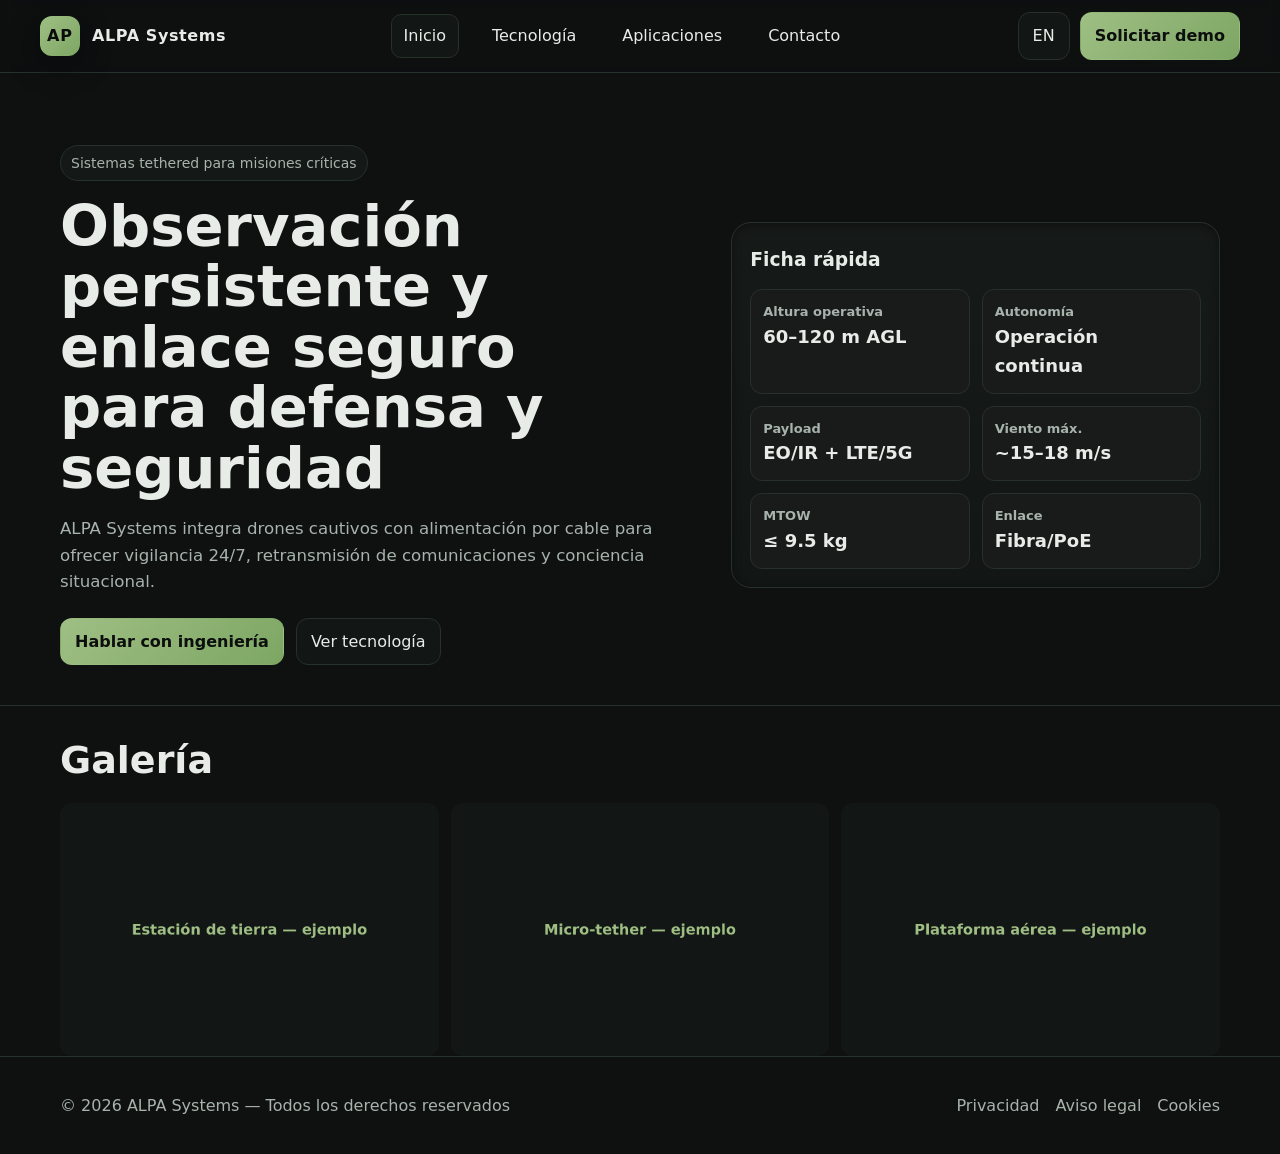
<file: index.html>
<!DOCTYPE html>
<html lang="es">
<head>
  <meta charset="utf-8" />
  <meta name="viewport" content="width=device-width, initial-scale=1" />
  <meta name="theme-color" content="#121614" />
  <meta name="description" content="ALPA Systems desarrolla soluciones de vigilancia y comunicaciones tácticas con drones tethered para defensa, seguridad y protección de infraestructuras críticas." />
  <meta property="og:image" content="/assets/og-image.jpg" />
  <title>ALPA Systems — Sistemas de drones tethered</title>
  
<link rel="icon" type="image/svg+xml" href="/assets/favicon.svg?v=3">
<link rel="icon" type="image/png" sizes="32x32" href="/assets/favicon-32.png?v=3">
<link rel="apple-touch-icon" sizes="180x180" href="/assets/apple-touch-icon.png?v=3">
<link rel="shortcut icon" href="/favicon.ico?v=3">

  <link rel="stylesheet" href="/style.css" />

</head>
<body>
  <header class="site-header">
    <div class="container nav">
      <a class="brand" href="/index.html" aria-label="ALPA Systems, inicio">
        <div class="brand-logo" aria-hidden="true"><span>AP</span></div>
        <span class="brand-name">ALPA Systems</span>
      </a>
      <nav class="nav-links" aria-label="Principal">
        <a href="/index.html" class="active">Inicio</a>
        <a href="/tecnologia.html">Tecnología</a>
        <a href="/aplicaciones.html">Aplicaciones</a>
        <a href="/contacto.html">Contacto</a>
      </nav>
      <div class="nav-right">
        <a href="/en/index.html" class="btn" aria-label="Switch to English">EN</a>
        <a href="/contacto.html" class="btn primary">Solicitar demo</a>
      </div>
    </div>
  </header>
  <main id="main">
    <section id="inicio" class="hero">
      <div class="container hero-grid">
        <div>
          <span class="badge">Sistemas tethered para misiones críticas</span>
          <h1>Observación persistente y enlace seguro <br />para defensa y seguridad</h1>
          <p>ALPA Systems integra drones cautivos con alimentación por cable para ofrecer vigilancia 24/7, retransmisión de comunicaciones y conciencia situacional.</p>
          <div class="hero-cta">
            <a class="btn primary" href="/contacto.html">Hablar con ingeniería</a>
            <a class="btn" href="/tecnologia.html">Ver tecnología</a>
          </div>
        </div>
        <aside class="panel" aria-label="Resumen técnico">
          <h3 class="panel-title">Ficha rápida</h3>
          <div class="specs">
            <div class="spec"><b>Altura operativa</b><span>60–120 m AGL</span></div>
            <div class="spec"><b>Autonomía</b><span>Operación continua</span></div>
            <div class="spec"><b>Payload</b><span>EO/IR + LTE/5G</span></div>
            <div class="spec"><b>Viento máx.</b><span>~15–18 m/s</span></div>
            <div class="spec"><b>MTOW</b><span>≤ 9.5 kg</span></div>
            <div class="spec"><b>Enlace</b><span>Fibra/PoE</span></div>
          </div>
        </aside>
      </div>
    </section>

    <section class="container">
      <h2 class="section-title">Galería</h2>
      <div class="gallery">
        <img src="/assets/gallery_1.jpg" alt="Estación de tierra — ejemplo" />
        <img src="/assets/gallery_2.jpg" alt="Micro‑tether — ejemplo" />
        <img src="/assets/gallery_3.jpg" alt="Plataforma aérea — ejemplo" />
      </div>
    </section>
  </main>
  <footer>
    <div class="container foot">
      <div>© <span id="year"></span> ALPA Systems — Todos los derechos reservados</div>
      <div class="foot-links">
        <a href="#">Privacidad</a>
        <a href="#">Aviso legal</a>
        <a href="#">Cookies</a>
      </div>
    </div>
  </footer>
  <script src="/script.js"></script>

</body>
</html>
</file>
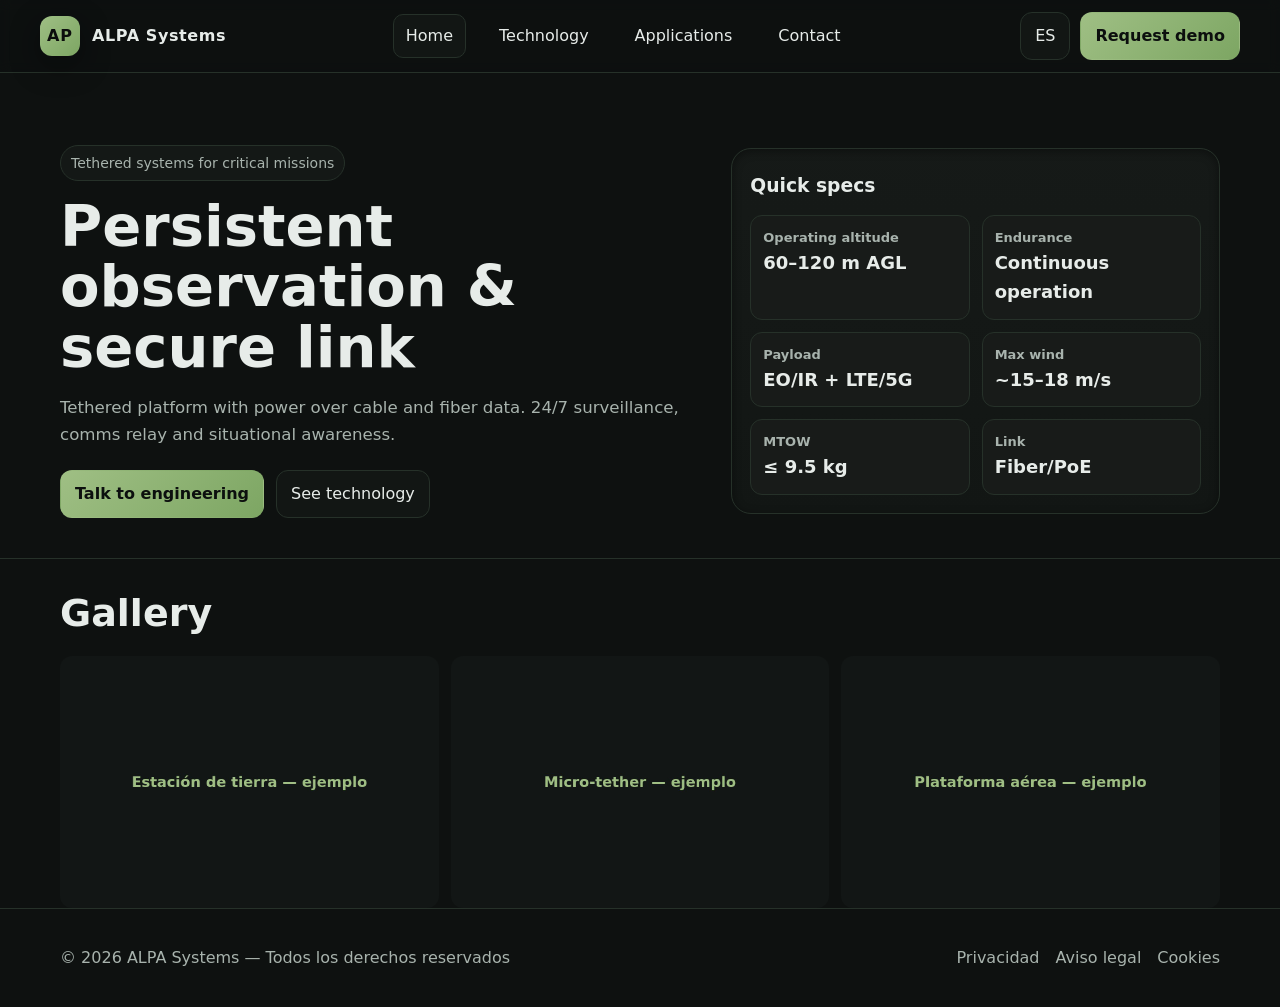
<file: en/index.html>
<!DOCTYPE html>
<html lang="en">
<head>
  <meta charset="utf-8" />
  <meta name="viewport" content="width=device-width, initial-scale=1" />
  <meta name="theme-color" content="#121614" />
  <meta name="description" content="ALPA Systems develops tethered drone solutions for surveillance and tactical communications for defense, security and critical infrastructure protection." />
  <meta property="og:image" content="/assets/og-image.jpg" />
  <title>ALPA Systems — Tethered drone systems</title>
  
<link rel="icon" type="image/svg+xml" href="/assets/favicon.svg?v=3">
<link rel="icon" type="image/png" sizes="32x32" href="/assets/favicon-32.png?v=3">
<link rel="apple-touch-icon" sizes="180x180" href="/assets/apple-touch-icon.png?v=3">
<link rel="shortcut icon" href="/favicon.ico?v=3">

  <link rel="stylesheet" href="/style.css" />

  <link rel="stylesheet" href="/style.css" />
</head>
<body>
  <header class="site-header">
    <div class="container nav">
      <a class="brand" href="/en/index.html" aria-label="ALPA Systems, home">
        <div class="brand-logo" aria-hidden="true"><span>AP</span></div>
        <span class="brand-name">ALPA Systems</span>
      </a>
      <nav class="nav-links" aria-label="Main">
        <a href="/en/index.html" class="active">Home</a>
        <a href="/en/technology.html">Technology</a>
        <a href="/en/applications.html">Applications</a>
        <a href="/en/contact.html">Contact</a>
      </nav>
      <div class="nav-right">
        <a href="/" class="btn" aria-label="Cambiar a Español">ES</a>
        <a href="/en/contact.html" class="btn primary">Request demo</a>
      </div>
    </div>
  </header>
  <main id="main">
    <section class="hero">
      <div class="container hero-grid">
        <div>
          <span class="badge">Tethered systems for critical missions</span>
          <h1>Persistent observation & secure link</h1>
          <p>Tethered platform with power over cable and fiber data. 24/7 surveillance, comms relay and situational awareness.</p>
          <div class="hero-cta">
            <a class="btn primary" href="/en/contact.html">Talk to engineering</a>
            <a class="btn" href="/en/technology.html">See technology</a>
          </div>
        </div>
        <aside class="panel" aria-label="Quick specs">
          <h3 class="panel-title">Quick specs</h3>
          <div class="specs">
            <div class="spec"><b>Operating altitude</b><span>60–120 m AGL</span></div>
            <div class="spec"><b>Endurance</b><span>Continuous operation</span></div>
            <div class="spec"><b>Payload</b><span>EO/IR + LTE/5G</span></div>
            <div class="spec"><b>Max wind</b><span>~15–18 m/s</span></div>
            <div class="spec"><b>MTOW</b><span>≤ 9.5 kg</span></div>
            <div class="spec"><b>Link</b><span>Fiber/PoE</span></div>
          </div>
        </aside>
      </div>
    </section>

    <section class="container">
      <h2 class="section-title">Gallery</h2>
      <div class="gallery">
        <img src="/assets/gallery_1.jpg" alt="Ground station — sample" />
        <img src="/assets/gallery_2.jpg" alt="Micro‑tether — sample" />
        <img src="/assets/gallery_3.jpg" alt="Aerial platform — sample" />
      </div>
    </section>
  </main>
  <footer>
    <div class="container foot">
      <div>© <span id="year"></span> ALPA Systems — Todos los derechos reservados</div>
      <div class="foot-links">
        <a href="#">Privacidad</a>
        <a href="#">Aviso legal</a>
        <a href="#">Cookies</a>
      </div>
    </div>
  </footer>
  <script src="/script.js"></script>

</body>
</html>
</file>
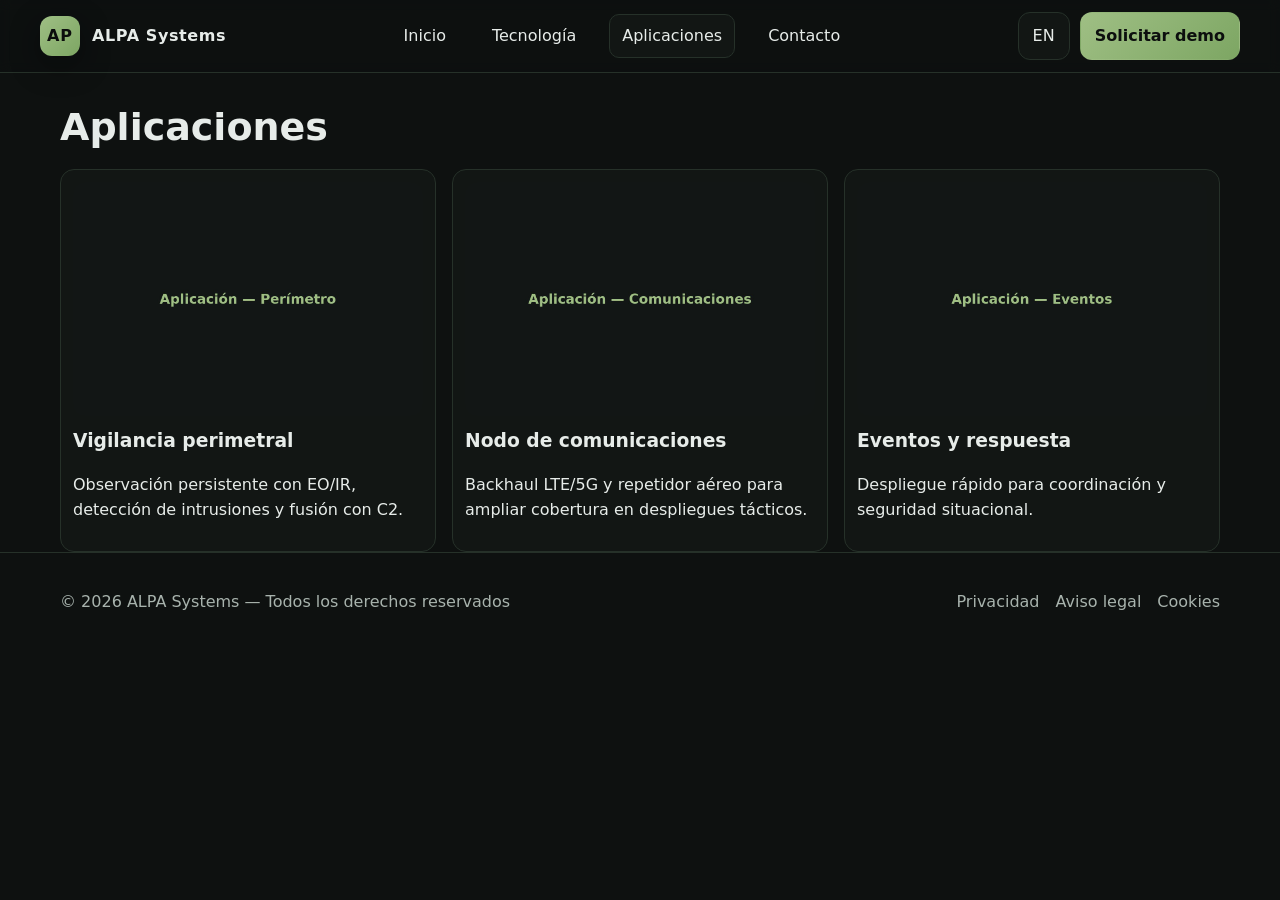
<file: aplicaciones.html>
<!DOCTYPE html>
<html lang="es">
<head>
  <meta charset="utf-8" />
  <meta name="viewport" content="width=device-width, initial-scale=1" />
  <meta name="theme-color" content="#121614" />
  <meta name="description" content="Casos de uso: vigilancia perimetral, nodo de comunicaciones, respuesta a eventos." />
  <meta property="og:image" content="/assets/og-image.jpg" />
  <title>Aplicaciones — ALPA Systems</title>
  
<link rel="icon" type="image/svg+xml" href="/assets/favicon.svg?v=3">
<link rel="icon" type="image/png" sizes="32x32" href="/assets/favicon-32.png?v=3">
<link rel="apple-touch-icon" sizes="180x180" href="/assets/apple-touch-icon.png?v=3">
<link rel="shortcut icon" href="/favicon.ico?v=3">

  <link rel="stylesheet" href="/style.css" />

</head>
<body>
  <header class="site-header">
    <div class="container nav">
      <a class="brand" href="/index.html" aria-label="ALPA Systems, inicio">
        <div class="brand-logo" aria-hidden="true"><span>AP</span></div>
        <span class="brand-name">ALPA Systems</span>
      </a>
      <nav class="nav-links" aria-label="Principal">
        <a href="/index.html">Inicio</a>
        <a href="/tecnologia.html">Tecnología</a>
        <a href="/aplicaciones.html" class="active">Aplicaciones</a>
        <a href="/contacto.html">Contacto</a>
      </nav>
      <div class="nav-right">
        <a href="/en/index.html" class="btn" aria-label="Switch to English">EN</a>
        <a href="/contacto.html" class="btn primary">Solicitar demo</a>
      </div>
    </div>
  </header>
  <main class="container">
    <h1 class="section-title">Aplicaciones</h1>
    <div class="usecase-grid">
      <article class="usecase-card">
        <img src="/assets/app_perimeter.jpg" alt="Vigilancia perimetral — ejemplo" />
        <h3>Vigilancia perimetral</h3>
        <p>Observación persistente con EO/IR, detección de intrusiones y fusión con C2.</p>
      </article>
      <article class="usecase-card">
        <img src="/assets/app_comms.jpg" alt="Nodo de comunicaciones — ejemplo" />
        <h3>Nodo de comunicaciones</h3>
        <p>Backhaul LTE/5G y repetidor aéreo para ampliar cobertura en despliegues tácticos.</p>
      </article>
      <article class="usecase-card">
        <img src="/assets/app_events.jpg" alt="Eventos y respuesta — ejemplo" />
        <h3>Eventos y respuesta</h3>
        <p>Despliegue rápido para coordinación y seguridad situacional.</p>
      </article>
    </div>
  </main>
  <footer>
    <div class="container foot">
      <div>© <span id="year"></span> ALPA Systems — Todos los derechos reservados</div>
      <div class="foot-links">
        <a href="#">Privacidad</a>
        <a href="#">Aviso legal</a>
        <a href="#">Cookies</a>
      </div>
    </div>
  </footer>
  <script src="/script.js"></script>

</body>
</html>
</file>
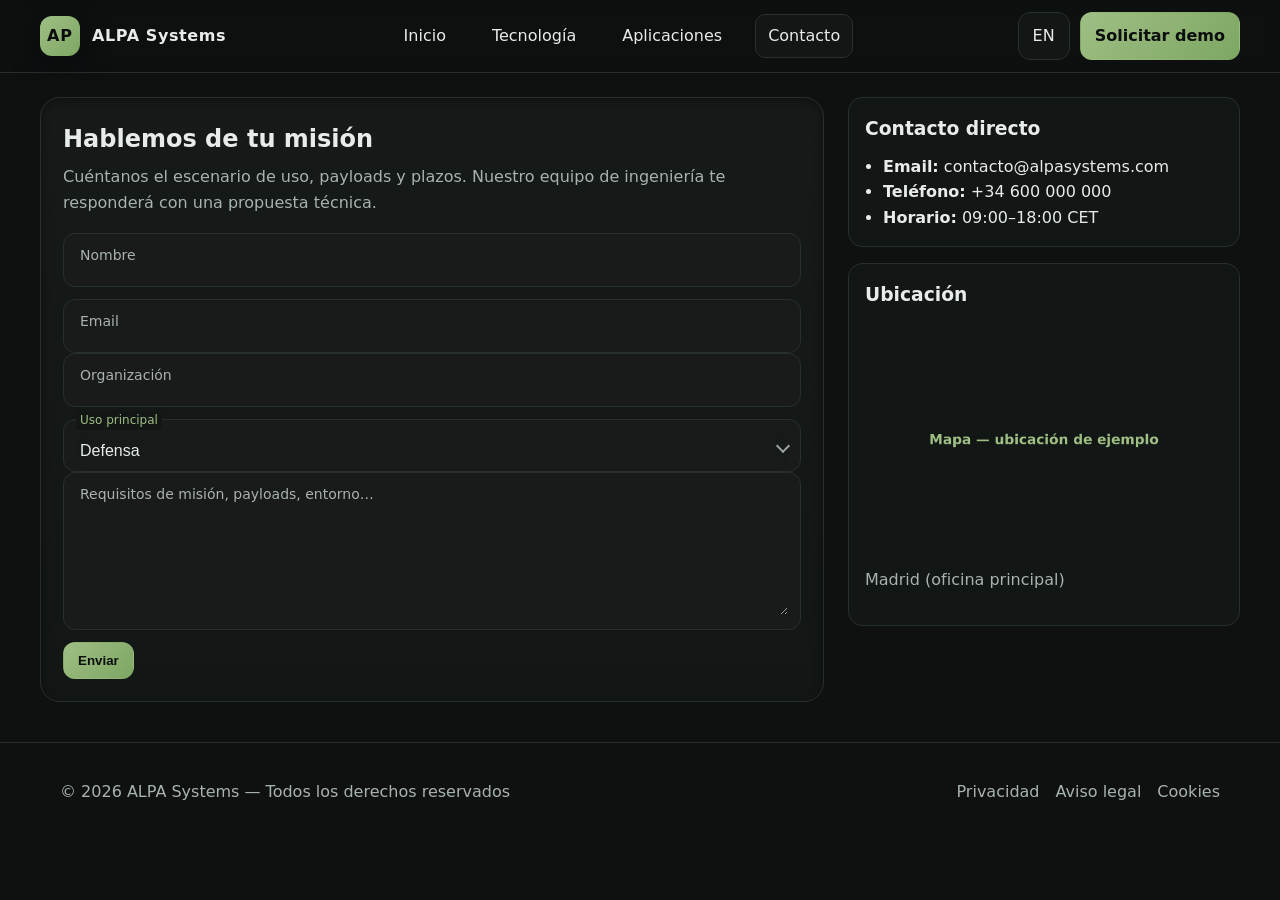
<file: contacto.html>
<!DOCTYPE html>
<html lang="es">
<head>
  <meta charset="utf-8" />
  <meta name="viewport" content="width=device-width, initial-scale=1" />
  <meta name="theme-color" content="#121614" />
  <meta name="description" content="Solicita una demo y cuéntanos tus requisitos de misión para una propuesta técnica personalizada." />
  <meta property="og:image" content="/assets/og-image.jpg" />
  <title>Contacto — ALPA Systems</title>
  
<link rel="icon" type="image/svg+xml" href="/assets/favicon.svg?v=3">
<link rel="icon" type="image/png" sizes="32x32" href="/assets/favicon-32.png?v=3">
<link rel="apple-touch-icon" sizes="180x180" href="/assets/apple-touch-icon.png?v=3">
<link rel="shortcut icon" href="/favicon.ico?v=3">

  <link rel="stylesheet" href="/style.css" />

</head>
<body>
  <header class="site-header">
    <div class="container nav">
      <a class="brand" href="/index.html" aria-label="ALPA Systems, inicio">
        <div class="brand-logo" aria-hidden="true"><span>AP</span></div>
        <span class="brand-name">ALPA Systems</span>
      </a>
      <nav class="nav-links" aria-label="Principal">
        <a href="/index.html">Inicio</a>
        <a href="/tecnologia.html">Tecnología</a>
        <a href="/aplicaciones.html">Aplicaciones</a>
        <a href="/contacto.html" class="active">Contacto</a>
      </nav>
      <div class="nav-right">
        <a href="/en/index.html" class="btn" aria-label="Switch to English">EN</a>
        <a href="/contacto.html" class="btn primary">Solicitar demo</a>
      </div>
    </div>
  </header>
  <main class="container contact-layout">
    <section class="contact-card">
      <header class="contact-head">
        <h1>Hablemos de tu misión</h1>
        <p>Cuéntanos el escenario de uso, payloads y plazos. Nuestro equipo de ingeniería te responderá con una propuesta técnica.</p>
      </header>

      <form id="contactForm" class="contact-form modern" novalidate>
        <div class="grid-2">
          <div class="field">
            <input type="text" name="nombre" id="nombre" placeholder=" " required autocomplete="name" />
            <label for="nombre">Nombre</label>
          </div>
          <div class="field">
            <input type="email" name="email" id="email" placeholder=" " required autocomplete="email" />
            <label for="email">Email</label>
          </div>
        </div>

        <div class="grid-2">
          <div class="field">
            <input type="text" name="organizacion" id="organizacion" placeholder=" " />
            <label for="organizacion">Organización</label>
          </div>
          <div class="field select">
            <select name="uso" id="uso">
              <option value="Defensa">Defensa</option>
              <option value="Seguridad pública">Seguridad pública</option>
              <option value="Infraestructura crítica">Infraestructura crítica</option>
              <option value="Eventos">Eventos</option>
              <option value="Otro">Otro</option>
            </select>
            <label for="uso">Uso principal</label>
          </div>
        </div>

        <div class="field textarea">
          <textarea name="mensaje" id="mensaje" rows="6" placeholder=" " required></textarea>
          <label for="mensaje">Requisitos de misión, payloads, entorno…</label>
        </div>

        <div class="form-actions">
          <button class="btn primary" type="submit">Enviar</button>
          <span id="formMsg" aria-live="polite"></span>
        </div>
      </form>
    </section>

    <aside class="contact-side">
      <div class="info-card">
        <h3>Contacto directo</h3>
        <ul>
          <li><b>Email:</b> contacto@alpasystems.com</li>
          <li><b>Teléfono:</b> +34 600 000 000</li>
          <li><b>Horario:</b> 09:00–18:00 CET</li>
        </ul>
      </div>
      <div class="info-card map-card">
        <h3>Ubicación</h3>
        <img src="/assets/map_placeholder.jpg" alt="Mapa — ubicación de ejemplo" />
        <p class="muted">Madrid (oficina principal)</p>
      </div>
    </aside>
  </main>
  <footer>
    <div class="container foot">
      <div>© <span id="year"></span> ALPA Systems — Todos los derechos reservados</div>
      <div class="foot-links">
        <a href="#">Privacidad</a>
        <a href="#">Aviso legal</a>
        <a href="#">Cookies</a>
      </div>
    </div>
  </footer>
  <script src="/script.js"></script>

</body>
</html>
</file>
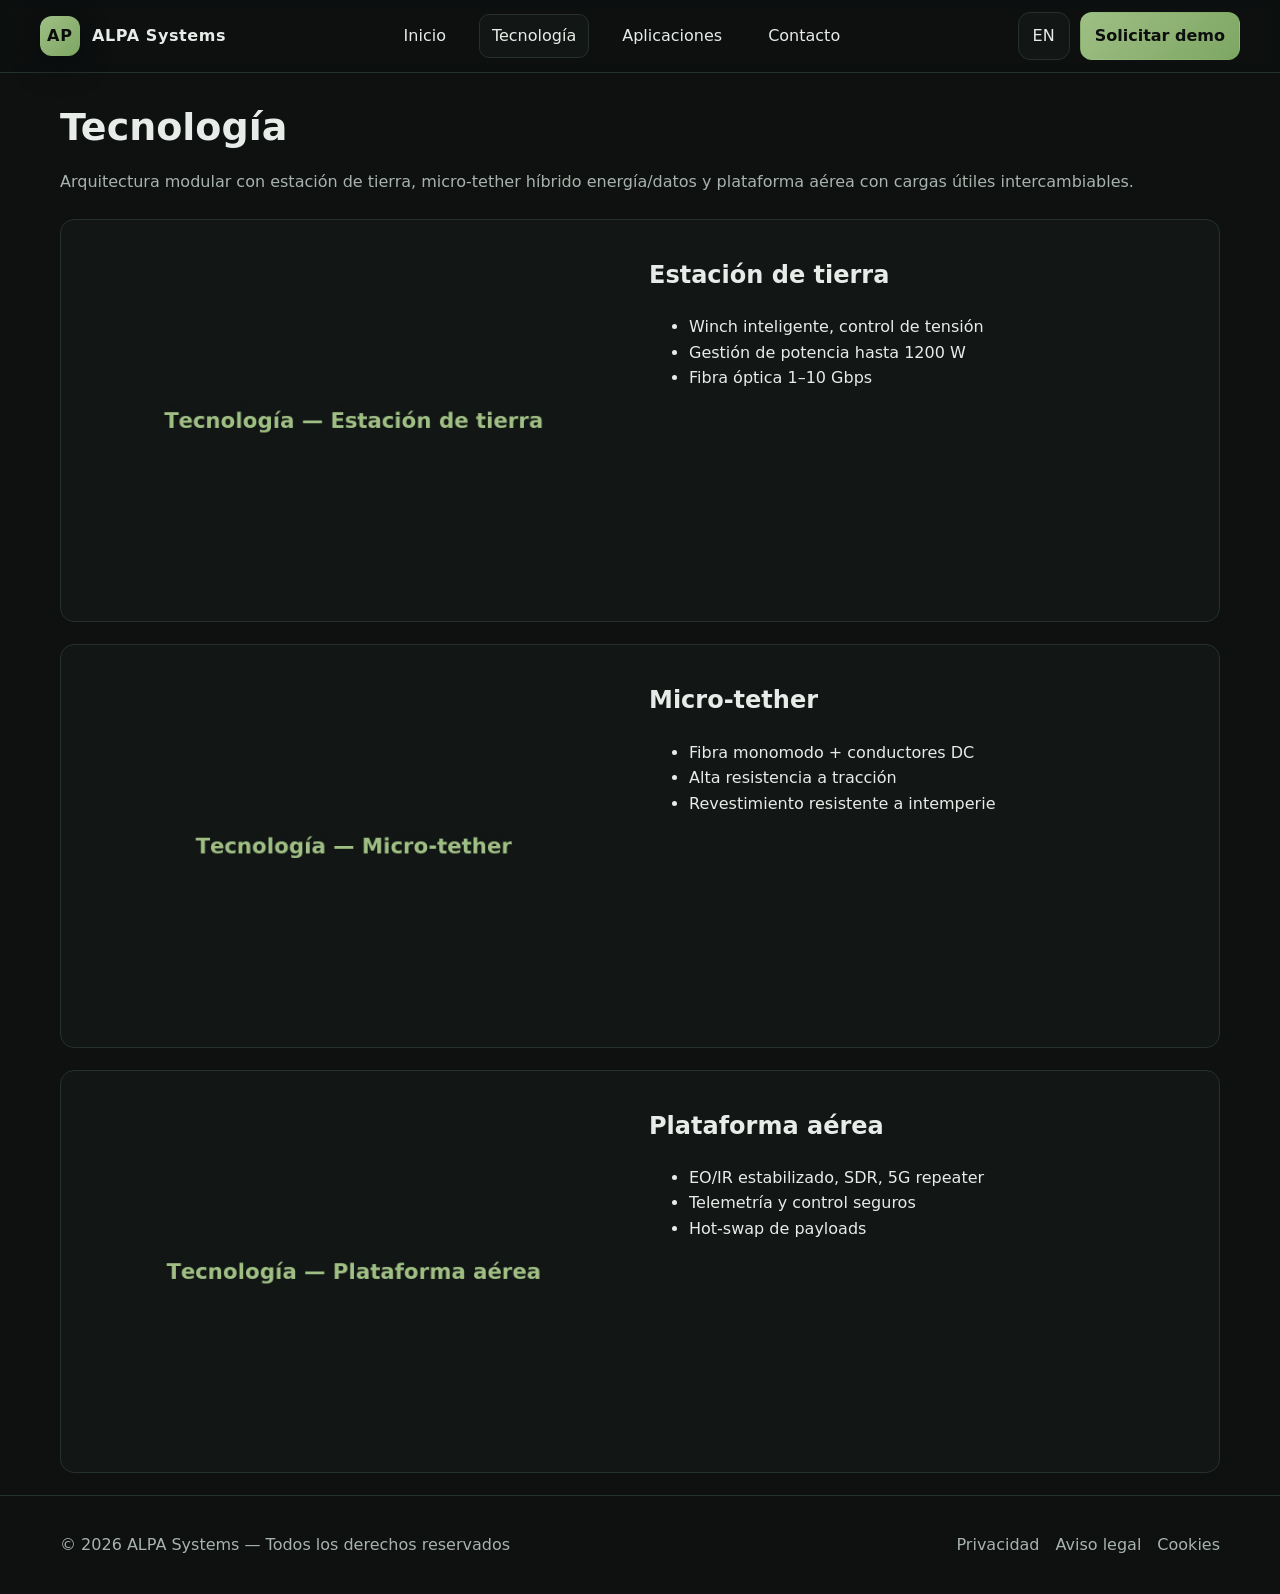
<file: tecnologia.html>
<!DOCTYPE html>
<html lang="es">
<head>
  <meta charset="utf-8" />
  <meta name="viewport" content="width=device-width, initial-scale=1" />
  <meta name="theme-color" content="#121614" />
  <meta name="description" content="Arquitectura modular con estación de tierra, micro‑tether y plataforma aérea con cargas útiles." />
  <meta property="og:image" content="/assets/og-image.jpg" />
  <title>Tecnología — ALPA Systems</title>
  
<link rel="icon" type="image/svg+xml" href="/assets/favicon.svg?v=3">
<link rel="icon" type="image/png" sizes="32x32" href="/assets/favicon-32.png?v=3">
<link rel="apple-touch-icon" sizes="180x180" href="/assets/apple-touch-icon.png?v=3">
<link rel="shortcut icon" href="/favicon.ico?v=3">

  <link rel="stylesheet" href="/style.css" />

</head>
<body>
  <header class="site-header">
    <div class="container nav">
      <a class="brand" href="/index.html" aria-label="ALPA Systems, inicio">
        <div class="brand-logo" aria-hidden="true"><span>AP</span></div>
        <span class="brand-name">ALPA Systems</span>
      </a>
      <nav class="nav-links" aria-label="Principal">
        <a href="/index.html">Inicio</a>
        <a href="/tecnologia.html" class="active">Tecnología</a>
        <a href="/aplicaciones.html">Aplicaciones</a>
        <a href="/contacto.html">Contacto</a>
      </nav>
      <div class="nav-right">
        <a href="/en/index.html" class="btn" aria-label="Switch to English">EN</a>
        <a href="/contacto.html" class="btn primary">Solicitar demo</a>
      </div>
    </div>
  </header>
  <main class="container">
    <h1 class="section-title">Tecnología</h1>
    <p class="section-sub">Arquitectura modular con estación de tierra, micro‑tether híbrido energía/datos y plataforma aérea con cargas útiles intercambiables.</p>

    <div class="feature-block">
      <img src="/assets/tech_ground.jpg" alt="Estación de tierra — ejemplo" class="feature-img" />
      <div>
        <h2>Estación de tierra</h2>
        <ul>
          <li>Winch inteligente, control de tensión</li>
          <li>Gestión de potencia hasta 1200 W</li>
          <li>Fibra óptica 1–10 Gbps</li>
        </ul>
      </div>
    </div>

    <div class="feature-block">
      <img src="/assets/tech_tether.jpg" alt="Micro‑tether — ejemplo" class="feature-img" />
      <div>
        <h2>Micro‑tether</h2>
        <ul>
          <li>Fibra monomodo + conductores DC</li>
          <li>Alta resistencia a tracción</li>
          <li>Revestimiento resistente a intemperie</li>
        </ul>
      </div>
    </div>

    <div class="feature-block">
      <img src="/assets/tech_uav.jpg" alt="Plataforma aérea — ejemplo" class="feature-img" />
      <div>
        <h2>Plataforma aérea</h2>
        <ul>
          <li>EO/IR estabilizado, SDR, 5G repeater</li>
          <li>Telemetría y control seguros</li>
          <li>Hot‑swap de payloads</li>
        </ul>
      </div>
    </div>
  </main>
  <footer>
    <div class="container foot">
      <div>© <span id="year"></span> ALPA Systems — Todos los derechos reservados</div>
      <div class="foot-links">
        <a href="#">Privacidad</a>
        <a href="#">Aviso legal</a>
        <a href="#">Cookies</a>
      </div>
    </div>
  </footer>
  <script src="/script.js"></script>

</body>
</html>
</file>
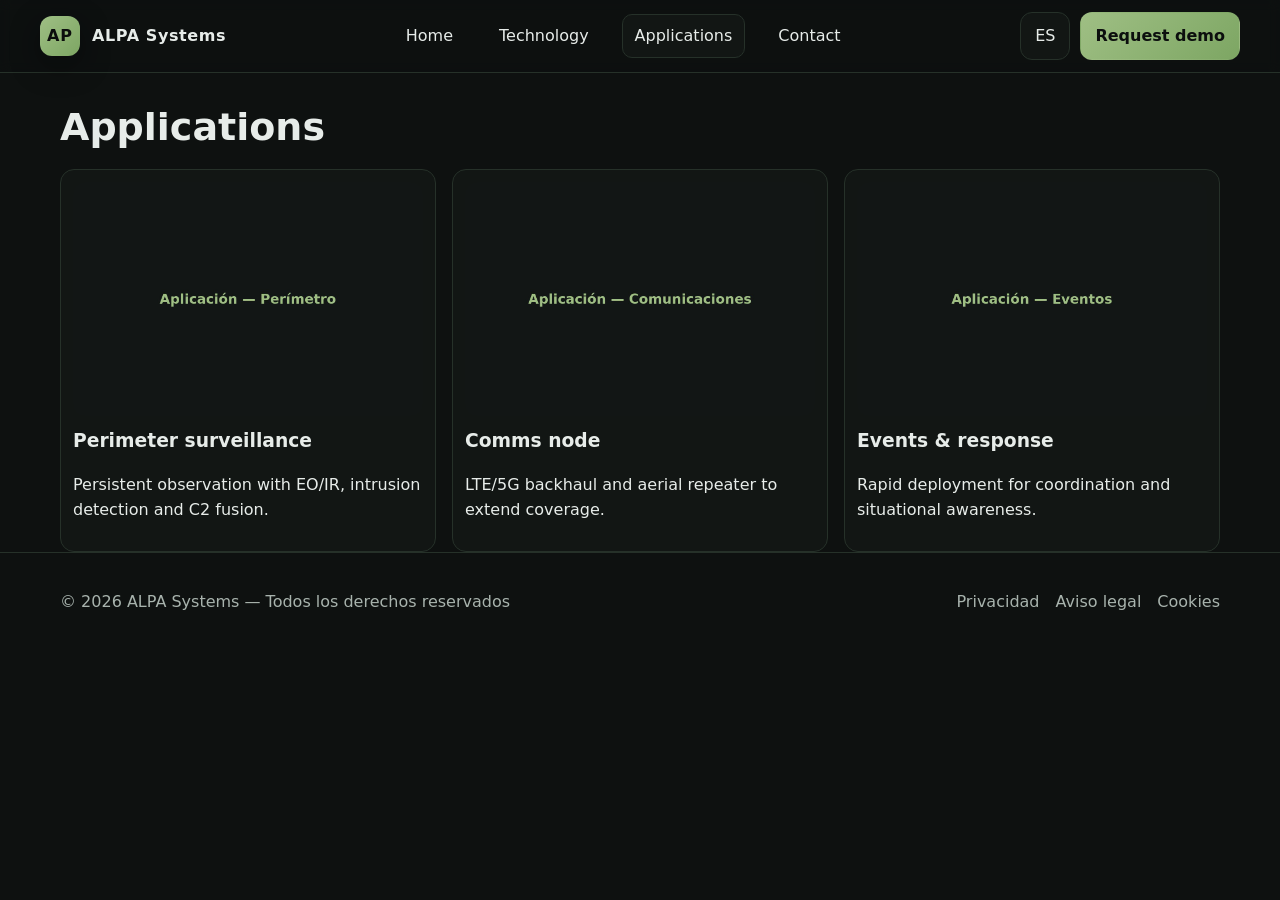
<file: en/applications.html>
<!DOCTYPE html>
<html lang="en">
<head>
  <meta charset="utf-8" />
  <meta name="viewport" content="width=device-width, initial-scale=1" />
  <meta name="theme-color" content="#121614" />
  <meta name="description" content="Use cases: perimeter surveillance, comms node, events response." />
  <meta property="og:image" content="/assets/og-image.jpg" />
  <title>Applications — ALPA Systems</title>
  
<link rel="icon" type="image/svg+xml" href="/assets/favicon.svg?v=3">
<link rel="icon" type="image/png" sizes="32x32" href="/assets/favicon-32.png?v=3">
<link rel="apple-touch-icon" sizes="180x180" href="/assets/apple-touch-icon.png?v=3">
<link rel="shortcut icon" href="/favicon.ico?v=3">

  <link rel="stylesheet" href="/style.css" />

</head>
<body>
  <header class="site-header">
    <div class="container nav">
      <a class="brand" href="/en/index.html" aria-label="ALPA Systems, home">
        <div class="brand-logo" aria-hidden="true"><span>AP</span></div>
        <span class="brand-name">ALPA Systems</span>
      </a>
      <nav class="nav-links" aria-label="Main">
        <a href="/en/index.html">Home</a>
        <a href="/en/technology.html">Technology</a>
        <a href="/en/applications.html" class="active">Applications</a>
        <a href="/en/contact.html">Contact</a>
      </nav>
      <div class="nav-right">
        <a href="/" class="btn" aria-label="Cambiar a Español">ES</a>
        <a href="/en/contact.html" class="btn primary">Request demo</a>
      </div>
    </div>
  </header>
  <main class="container">
    <h1 class="section-title">Applications</h1>
    <div class="usecase-grid">
      <article class="usecase-card">
        <img src="/assets/app_perimeter.jpg" alt="Perimeter surveillance — sample" />
        <h3>Perimeter surveillance</h3>
        <p>Persistent observation with EO/IR, intrusion detection and C2 fusion.</p>
      </article>
      <article class="usecase-card">
        <img src="/assets/app_comms.jpg" alt="Comms node — sample" />
        <h3>Comms node</h3>
        <p>LTE/5G backhaul and aerial repeater to extend coverage.</p>
      </article>
      <article class="usecase-card">
        <img src="/assets/app_events.jpg" alt="Events & response — sample" />
        <h3>Events & response</h3>
        <p>Rapid deployment for coordination and situational awareness.</p>
      </article>
    </div>
  </main>
  <footer>
    <div class="container foot">
      <div>© <span id="year"></span> ALPA Systems — Todos los derechos reservados</div>
      <div class="foot-links">
        <a href="#">Privacidad</a>
        <a href="#">Aviso legal</a>
        <a href="#">Cookies</a>
      </div>
    </div>
  </footer>
  <script src="/script.js"></script>

</body>
</html>
</file>
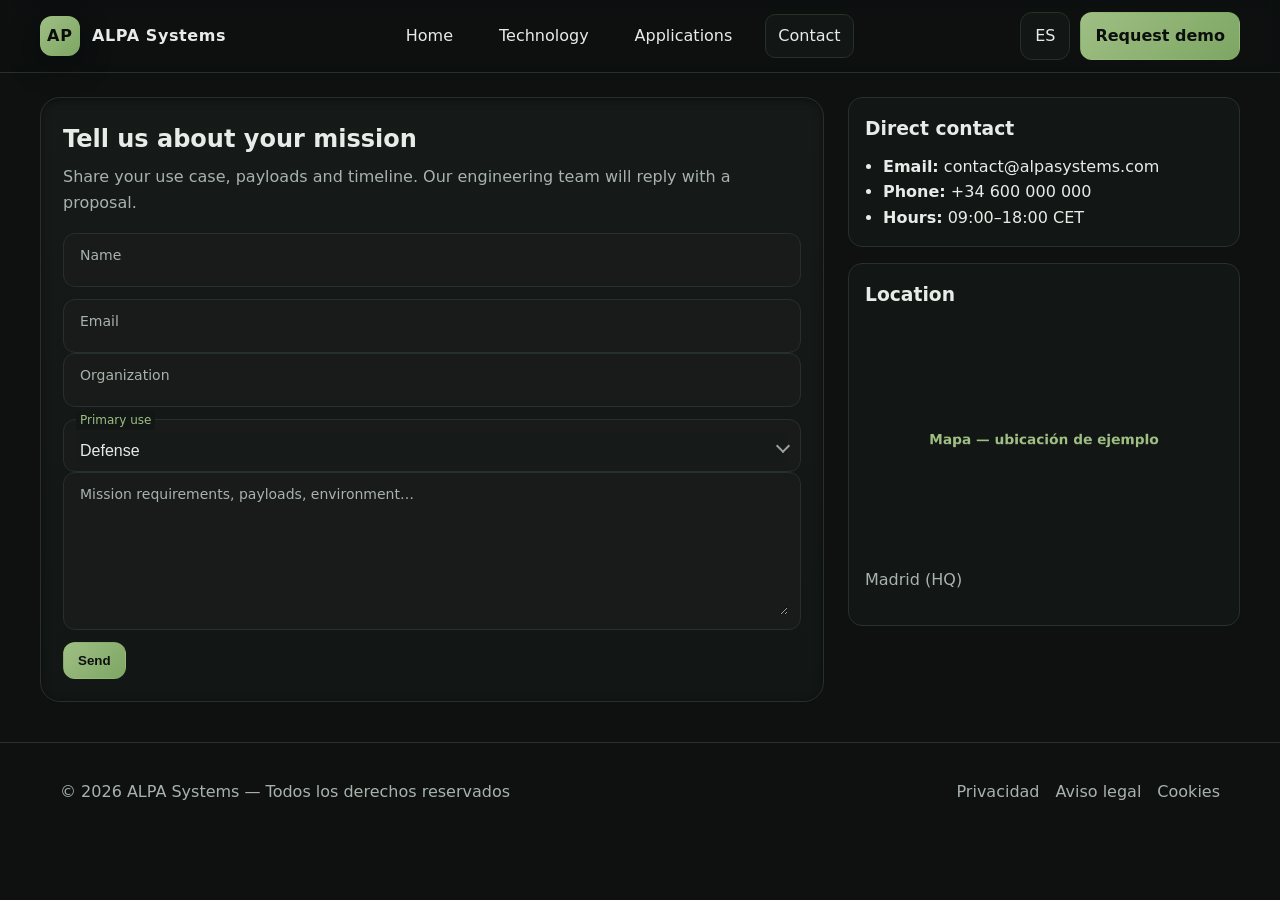
<file: en/contact.html>
<!DOCTYPE html>
<html lang="en">
<head>
  <meta charset="utf-8" />
  <meta name="viewport" content="width=device-width, initial-scale=1" />
  <meta name="theme-color" content="#121614" />
  <meta name="description" content="Request a demo and share your mission requirements for a tailored technical proposal." />
  <meta property="og:image" content="/assets/og-image.jpg" />
  <title>Contact — ALPA Systems</title>
  
<link rel="icon" type="image/svg+xml" href="/assets/favicon.svg?v=3">
<link rel="icon" type="image/png" sizes="32x32" href="/assets/favicon-32.png?v=3">
<link rel="apple-touch-icon" sizes="180x180" href="/assets/apple-touch-icon.png?v=3">
<link rel="shortcut icon" href="/favicon.ico?v=3">

  <link rel="stylesheet" href="/style.css" />

</head>
<body>
  <header class="site-header">
    <div class="container nav">
      <a class="brand" href="/en/index.html" aria-label="ALPA Systems, home">
        <div class="brand-logo" aria-hidden="true"><span>AP</span></div>
        <span class="brand-name">ALPA Systems</span>
      </a>
      <nav class="nav-links" aria-label="Main">
        <a href="/en/index.html">Home</a>
        <a href="/en/technology.html">Technology</a>
        <a href="/en/applications.html">Applications</a>
        <a href="/en/contact.html" class="active">Contact</a>
      </nav>
      <div class="nav-right">
        <a href="/" class="btn" aria-label="Cambiar a Español">ES</a>
        <a href="/en/contact.html" class="btn primary">Request demo</a>
      </div>
    </div>
  </header>
  <main class="container contact-layout">
    <section class="contact-card">
      <header class="contact-head">
        <h1>Tell us about your mission</h1>
        <p>Share your use case, payloads and timeline. Our engineering team will reply with a proposal.</p>
      </header>

      <form id="contactForm" class="contact-form modern" novalidate>
        <div class="grid-2">
          <div class="field">
            <input type="text" name="nombre" id="name" placeholder=" " required autocomplete="name" />
            <label for="name">Name</label>
          </div>
          <div class="field">
            <input type="email" name="email" id="email" placeholder=" " required autocomplete="email" />
            <label for="email">Email</label>
          </div>
        </div>

        <div class="grid-2">
          <div class="field">
            <input type="text" name="organizacion" id="organization" placeholder=" " />
            <label for="organization">Organization</label>
          </div>
          <div class="field select">
            <select name="uso" id="use">
              <option value="Defense">Defense</option>
              <option value="Public safety">Public safety</option>
              <option value="Critical infrastructure">Critical infrastructure</option>
              <option value="Events">Events</option>
              <option value="Other">Other</option>
            </select>
            <label for="use">Primary use</label>
          </div>
        </div>

        <div class="field textarea">
          <textarea name="mensaje" id="message" rows="6" placeholder=" " required></textarea>
          <label for="message">Mission requirements, payloads, environment…</label>
        </div>

        <div class="form-actions">
          <button class="btn primary" type="submit">Send</button>
          <span id="formMsg" aria-live="polite"></span>
        </div>
      </form>
    </section>

    <aside class="contact-side">
      <div class="info-card">
        <h3>Direct contact</h3>
        <ul>
          <li><b>Email:</b> contact@alpasystems.com</li>
          <li><b>Phone:</b> +34 600 000 000</li>
          <li><b>Hours:</b> 09:00–18:00 CET</li>
        </ul>
      </div>
      <div class="info-card map-card">
        <h3>Location</h3>
        <img src="/assets/map_placeholder.jpg" alt="Map — sample location" />
        <p class="muted">Madrid (HQ)</p>
      </div>
    </aside>
  </main>
  <footer>
    <div class="container foot">
      <div>© <span id="year"></span> ALPA Systems — Todos los derechos reservados</div>
      <div class="foot-links">
        <a href="#">Privacidad</a>
        <a href="#">Aviso legal</a>
        <a href="#">Cookies</a>
      </div>
    </div>
  </footer>
  <script src="/script.js"></script>

</body>
</html>
</file>
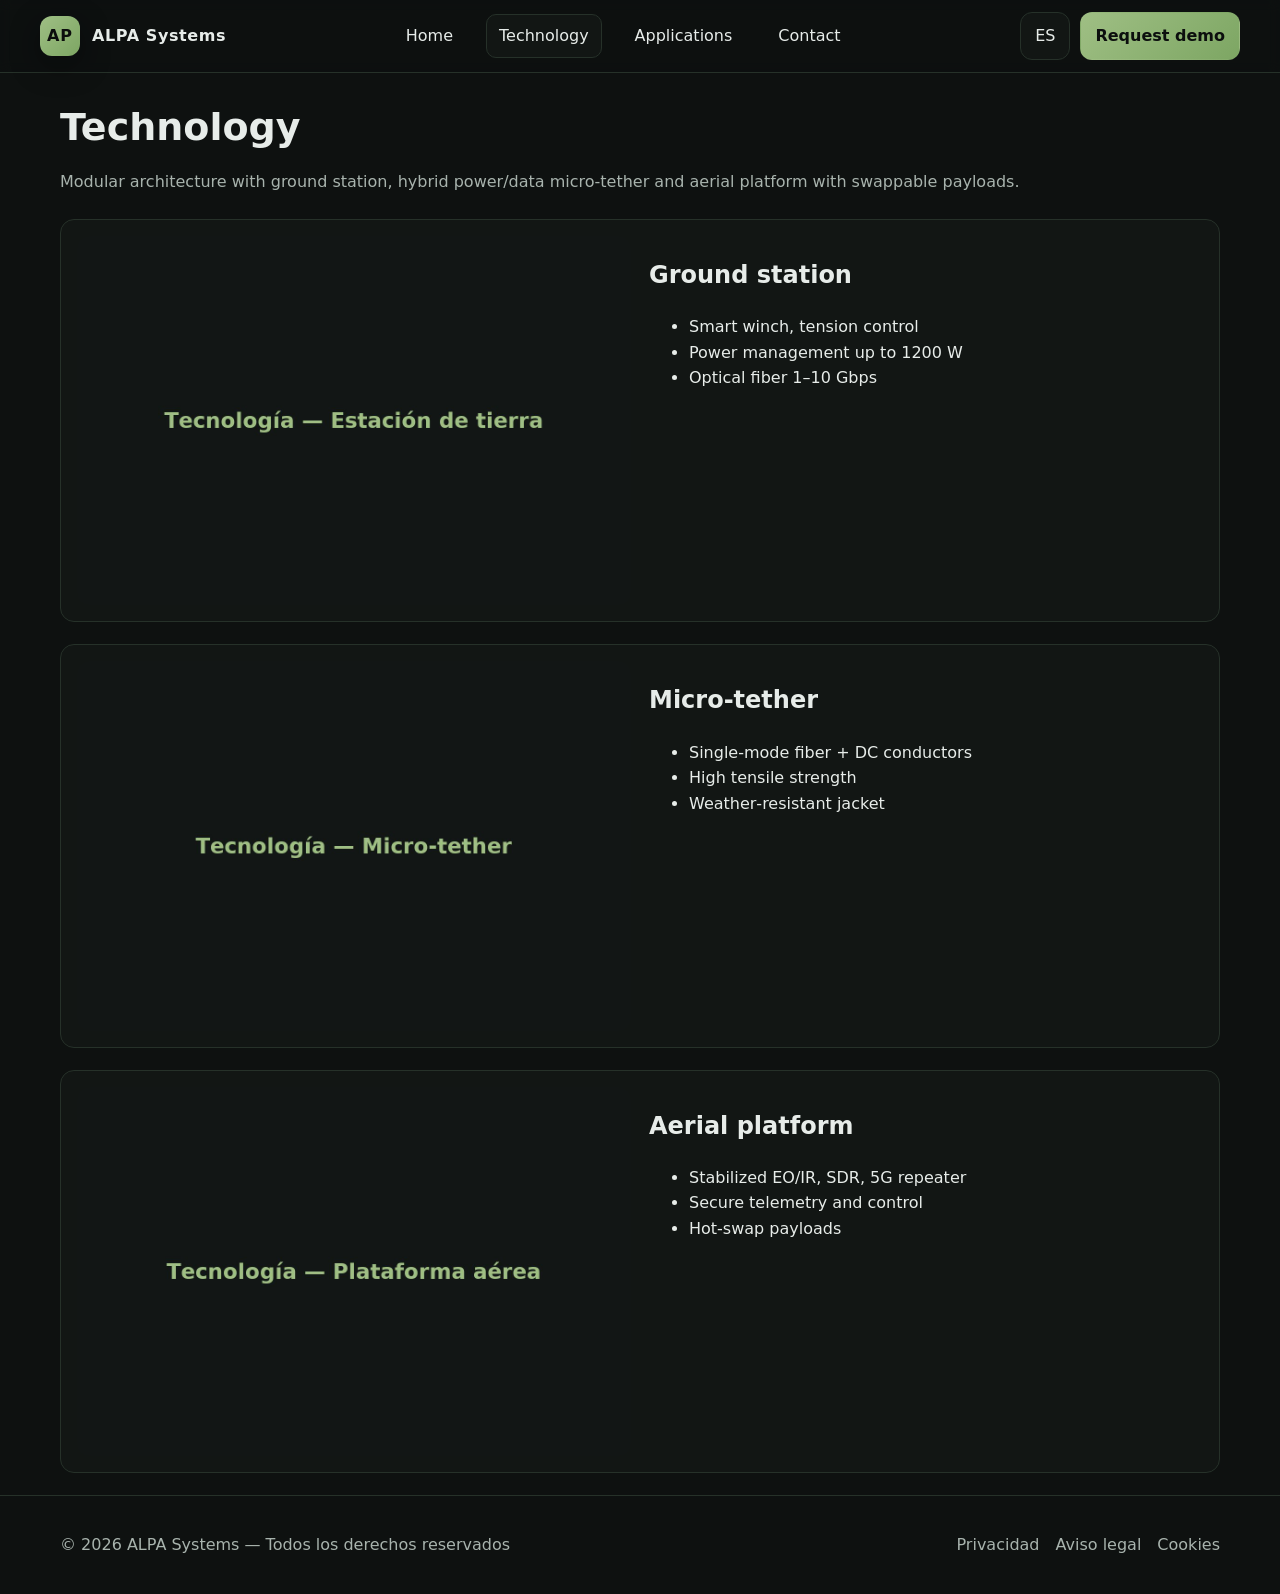
<file: en/technology.html>
<!DOCTYPE html>
<html lang="en">
<head>
  <meta charset="utf-8" />
  <meta name="viewport" content="width=device-width, initial-scale=1" />
  <meta name="theme-color" content="#121614" />
  <meta name="description" content="Modular architecture: ground station, micro‑tether and aerial platform with swappable payloads." />
  <meta property="og:image" content="/assets/og-image.jpg" />
  <title>Technology — ALPA Systems</title>
  
<link rel="icon" type="image/svg+xml" href="/assets/favicon.svg?v=3">
<link rel="icon" type="image/png" sizes="32x32" href="/assets/favicon-32.png?v=3">
<link rel="apple-touch-icon" sizes="180x180" href="/assets/apple-touch-icon.png?v=3">
<link rel="shortcut icon" href="/favicon.ico?v=3">

  <link rel="stylesheet" href="/style.css" />

</head>
<body>
  <header class="site-header">
    <div class="container nav">
      <a class="brand" href="/en/index.html" aria-label="ALPA Systems, home">
        <div class="brand-logo" aria-hidden="true"><span>AP</span></div>
        <span class="brand-name">ALPA Systems</span>
      </a>
      <nav class="nav-links" aria-label="Main">
        <a href="/en/index.html">Home</a>
        <a href="/en/technology.html" class="active">Technology</a>
        <a href="/en/applications.html">Applications</a>
        <a href="/en/contact.html">Contact</a>
      </nav>
      <div class="nav-right">
        <a href="/" class="btn" aria-label="Cambiar a Español">ES</a>
        <a href="/en/contact.html" class="btn primary">Request demo</a>
      </div>
    </div>
  </header>
  <main class="container">
    <h1 class="section-title">Technology</h1>
    <p class="section-sub">Modular architecture with ground station, hybrid power/data micro‑tether and aerial platform with swappable payloads.</p>

    <div class="feature-block">
      <img src="/assets/tech_ground.jpg" alt="Ground station — sample" class="feature-img" />
      <div>
        <h2>Ground station</h2>
        <ul>
          <li>Smart winch, tension control</li>
          <li>Power management up to 1200 W</li>
          <li>Optical fiber 1–10 Gbps</li>
        </ul>
      </div>
    </div>

    <div class="feature-block">
      <img src="/assets/tech_tether.jpg" alt="Micro‑tether — sample" class="feature-img" />
      <div>
        <h2>Micro‑tether</h2>
        <ul>
          <li>Single‑mode fiber + DC conductors</li>
          <li>High tensile strength</li>
          <li>Weather‑resistant jacket</li>
        </ul>
      </div>
    </div>

    <div class="feature-block">
      <img src="/assets/tech_uav.jpg" alt="Aerial platform — sample" class="feature-img" />
      <div>
        <h2>Aerial platform</h2>
        <ul>
          <li>Stabilized EO/IR, SDR, 5G repeater</li>
          <li>Secure telemetry and control</li>
          <li>Hot‑swap payloads</li>
        </ul>
      </div>
    </div>
  </main>
  <footer>
    <div class="container foot">
      <div>© <span id="year"></span> ALPA Systems — Todos los derechos reservados</div>
      <div class="foot-links">
        <a href="#">Privacidad</a>
        <a href="#">Aviso legal</a>
        <a href="#">Cookies</a>
      </div>
    </div>
  </footer>
  <script src="/script.js"></script>

</body>
</html>
</file>
<file: style.css>
:root{
  --bg:#0e1110; --bg-soft:#121614; --txt:#e7ece9; --txt-dim:#a8b3ad;
  --brand:#9fbf84; --brand-strong:#7da663; --stroke:#263129;
  --radius-xl:20px; --radius-lg:14px; --radius-md:10px;
  --shadow-1:0 10px 30px rgba(0,0,0,.35); --shadow-2:0 2px 10px rgba(0,0,0,.4) inset;
  --container:1200px;
}
*,*::before,*::after{ box-sizing: border-box }
body{ margin:0; font-family: Inter, system-ui, -apple-system, Segoe UI, Roboto, Ubuntu, 'Helvetica Neue', Arial; background: var(--bg); color: var(--txt); line-height:1.6 }
img{ max-width:100%; display:block; border-radius:12px }
a{ color:inherit; text-decoration:none }
.container{ width:100%; max-width:var(--container); margin-inline:auto; padding: 0 20px }

/* Nav */
.site-header{ position: sticky; top:0; z-index:100; backdrop-filter: blur(6px); background: color-mix(in oklab, var(--bg) 70%, transparent); border-bottom: 1px solid var(--stroke) }
.nav{ display:flex; align-items:center; justify-content:space-between; padding: 12px 0 }
.brand{ display:flex; align-items:center; gap:12px }
.brand-logo{ width:40px; height:40px; border-radius: 12px; background: linear-gradient(135deg, var(--brand), var(--brand-strong)); box-shadow: var(--shadow-1); display:grid; place-items:center; font-weight:900; letter-spacing:1px; color:#0b0d0c }
.brand-name{ font-weight:700; letter-spacing: .6px }
.nav-links{ display:flex; gap:20px }
.nav-links a{ padding: 8px 12px; border-radius: 10px; border:1px solid transparent }
.nav-links a:hover, .nav-links a.active{ border-color: var(--stroke); background: var(--bg-soft) }

.nav-right{ display:flex; align-items:center; gap:10px }
.btn{ display:inline-flex; align-items:center; gap:10px; padding:10px 14px; border-radius:12px; border:1px solid var(--stroke); background: var(--bg-soft); transition: .2s transform ease, .2s background ease }
.btn:hover{ transform: translateY(-1px); background: color-mix(in oklab, var(--bg-soft), var(--brand) 8%) }
.btn.primary{ background: linear-gradient(135deg, var(--brand), var(--brand-strong)); color:#0c0f0e; border-color: transparent; font-weight:700 }
.btn.primary:hover{ filter: brightness(1.03) }

/* Hero */
.hero{ position:relative; overflow:clip; padding: 72px 0 40px; border-bottom: 1px solid var(--stroke) }
.hero-grid{ display:grid; grid-template-columns: 1.3fr 1fr; gap:36px; align-items:center }
.badge{ display:inline-block; padding:6px 10px; border:1px solid var(--stroke); border-radius: 999px; color: var(--txt-dim); font-size: 14px; background: color-mix(in oklab, var(--bg-soft), white 1%) }
.hero h1{ font-size: clamp(34px, 4.5vw, 64px); line-height:1.05; margin:16px 0 }
.hero p{ font-size: clamp(16px, 1.3vw, 20px); color: var(--txt-dim) }
.hero-cta{ display:flex; gap:12px; margin-top: 22px; flex-wrap: wrap }

.panel{ background: linear-gradient(180deg, color-mix(in oklab, var(--bg-soft), white 2%), var(--bg-soft)); border:1px solid var(--stroke); border-radius: var(--radius-xl); padding: 18px; box-shadow: var(--shadow-2) }
.panel-title{ margin:4px 0 8px }
.specs{ display:grid; grid-template-columns:repeat(2,1fr); gap:12px; margin-top:14px }
.spec{ background: color-mix(in oklab, var(--bg-soft), white 3%); border:1px solid var(--stroke); border-radius: 12px; padding: 12px }
.spec b{ display:block; font-size:13px; color: var(--txt-dim) }
.spec span{ font-size:18px; font-weight:600 }

.section-title{ font-size: clamp(26px, 3vw, 38px); margin: 24px 0 12px }
.section-sub{ color: var(--txt-dim); margin: 0 0 24px }

.cards{ display:grid; grid-template-columns: repeat(3, 1fr); gap:20px }
.card{ background: var(--bg-soft); border: 1px solid var(--stroke); border-radius: var(--radius-lg); padding:18px }

.gallery{ display:grid; grid-template-columns: repeat(3, 1fr); gap:12px }

/* Páginas internas */
.feature-block{ display:grid; grid-template-columns: 1fr 1fr; gap: 18px; margin: 22px 0; padding: 16px; border:1px solid var(--stroke); border-radius:14px; background: var(--bg-soft) }
.usecase-grid{ display:grid; grid-template-columns: repeat(3, 1fr); gap:16px }
.usecase-card{ background: var(--bg-soft); border:1px solid var(--stroke); padding: 12px; border-radius:14px }
.usecase-card h3{ margin:10px 0 6px }

/* Contacto */
.contact-layout{ display:grid; grid-template-columns: 2fr 1fr; gap:24px; padding: 24px 0 40px }
.contact-card{ background: linear-gradient(180deg, color-mix(in oklab, var(--bg-soft), white 2%), var(--bg-soft)); border:1px solid var(--stroke); border-radius: var(--radius-xl); padding: 22px; box-shadow: var(--shadow-2) }
.contact-head h1{ margin: 0 0 6px }
.contact-head p{ margin: 0 0 18px; color: var(--txt-dim) }
.info-card{ background: var(--bg-soft); border:1px solid var(--stroke); border-radius: var(--radius-lg); padding:16px }
.info-card + .info-card{ margin-top:16px }
.info-card h3{ margin:0 0 10px }
.info-card ul{ margin:0; padding-left:18px }
.info-card .muted{ color: var(--txt-dim); margin-top:8px }
.map-card img{ width:100%; height:auto; border-radius:12px }

.contact-form.modern .field{ position:relative; background: color-mix(in oklab, var(--bg-soft), white 3%); border: 1px solid var(--stroke); border-radius: 12px; padding: 12px 12px 6px; transition: border .2s ease, box-shadow .2s ease }
.contact-form.modern .field + .field{ margin-top:12px }
.contact-form.modern .field input,
.contact-form.modern .field textarea,
.contact-form.modern .field select{ width:100%; background: transparent; border:none; outline:none; color: var(--txt); font-size:16px; padding: 10px 4px 6px }
.contact-form.modern .field textarea{ resize: vertical }
.contact-form.modern .field label{ position:absolute; left:12px; top:10px; font-size:14px; color: var(--txt-dim); pointer-events:none; transition: all .15s ease; padding: 0 4px; background: transparent }
.contact-form.modern .field:focus-within{ border-color: var(--brand); box-shadow: 0 0 0 3px color-mix(in oklab, var(--brand), transparent 80%) }
.contact-form.modern .field input:not(:placeholder-shown) + label,
.contact-form.modern .field textarea:not(:placeholder-shown) + label,
.contact-form.modern .field select + label,
.contact-form.modern .field:focus-within label{ top:-9px; font-size:12px; color: var(--brand); background: var(--bg-soft) }

/* Select estilizado + flecha + tema oscuro */
.contact-form.modern .field.select{ position:relative }
.contact-form.modern .field.select select{
  -webkit-appearance: none; -moz-appearance: none; appearance: none;
  background-color: color-mix(in oklab, var(--bg-soft), white 2%);
  color: var(--txt);
  border-radius: 8px;
  background-clip: padding-box;
  color-scheme: dark;
  padding-right: 36px;
  cursor: pointer;
}
.contact-form.modern .field.select::after{
  content:""; position:absolute; top:50%; right:12px; width:10px; height:10px; pointer-events:none;
  transform: translateY(-50%) rotate(45deg);
  border-right: 2px solid var(--txt-dim); border-bottom: 2px solid var(--txt-dim); opacity:.9
}
.contact-form.modern .field.select option{ background-color: var(--bg-soft); color: var(--txt) }
/* Seleccionado verde y hover oliva claro */
.contact-form.modern .field.select select option:checked{ background-color: var(--brand) !important; color:#0c0f0e !important }
.contact-form.modern .field.select select option:hover{ background-color: color-mix(in oklab, var(--brand), white 25%) !important; color:#0c0f0e !important }
.contact-form.modern .field.select select:focus option:checked{ background-color: var(--brand) !important; color:#0c0f0e !important }

.form-actions{ display:flex; align-items:center; gap:12px; margin-top:12px }

/* Footer */
footer{ border-top:1px solid var(--stroke); padding: 36px 0; color: var(--txt-dim) }
.foot{ display:flex; justify-content:space-between; gap:16px; flex-wrap:wrap }
.foot-links{ display:flex; gap:16px }

/* Responsive */
@media (max-width: 980px){
  .hero-grid, .cards, .gallery, .feature-block, .usecase-grid, .grid-2{ grid-template-columns: 1fr }
  .nav-links{ display:none }
  .contact-layout{ grid-template-columns:1fr }
}
</file>
